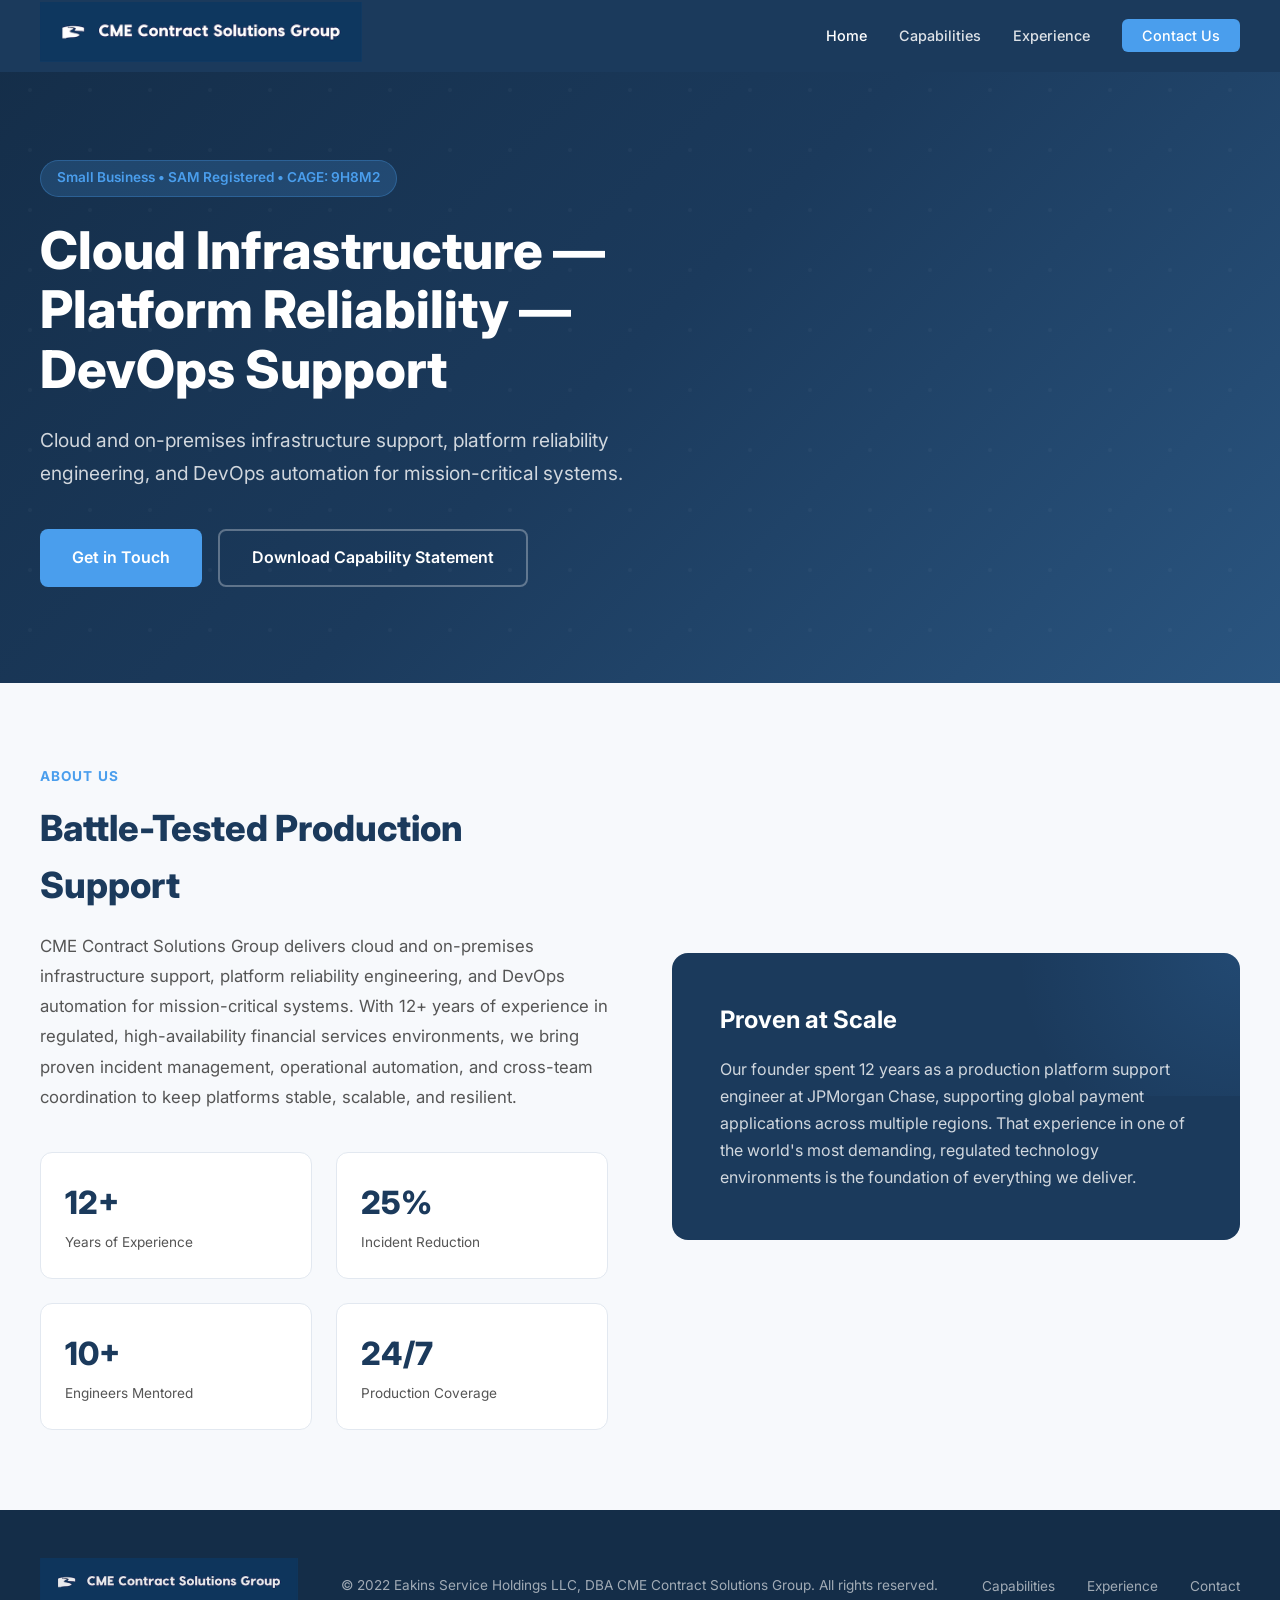
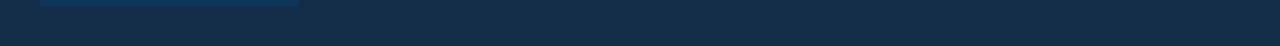
<file: index.html>
<!DOCTYPE html>
<html lang="en">
<head>
    <meta charset="UTF-8">
    <meta name="viewport" content="width=device-width, initial-scale=1.0">
    <title>CME Contract Solutions Group | Cloud Infrastructure & DevOps Support</title>
    <meta name="description" content="CME Contract Solutions Group delivers cloud and on-premises infrastructure support, platform reliability engineering, and DevOps automation for mission-critical systems.">
    <link rel="icon" type="image/png" href="images/logo.png">
    <link rel="preconnect" href="https://fonts.googleapis.com">
    <link rel="preconnect" href="https://fonts.gstatic.com" crossorigin>
    <link href="https://fonts.googleapis.com/css2?family=Inter:wght@400;500;600;700;800&display=swap" rel="stylesheet">
    <link rel="stylesheet" href="css/styles.css">
</head>
<body>

    <!-- Navigation -->
    <nav class="nav" id="nav">
        <div class="nav-inner">
            <a href="index.html" class="nav-logo">
                <img src="images/logo.png" alt="CME Contract Solutions Group">
            </a>
            <ul class="nav-links" id="navLinks">
                <li><a href="index.html" class="active">Home</a></li>
                <li><a href="capabilities.html">Capabilities</a></li>
                <li><a href="experience.html">Experience</a></li>
                <li><a href="contact.html" class="nav-cta">Contact Us</a></li>
            </ul>
            <button class="mobile-toggle" id="mobileToggle" aria-label="Toggle navigation">
                <span></span>
                <span></span>
                <span></span>
            </button>
        </div>
    </nav>

    <!-- Hero -->
    <section class="hero">
        <div class="hero-inner">
            <div class="hero-badge">Small Business &bull; SAM Registered &bull; CAGE: 9H8M2</div>
            <h1>Cloud Infrastructure &mdash; Platform Reliability &mdash; DevOps Support</h1>
            <p>Cloud and on-premises infrastructure support, platform reliability engineering, and DevOps automation for mission-critical systems.</p>
            <div class="hero-buttons">
                <a href="contact.html" class="btn btn-primary">Get in Touch</a>
                <a href="docs/CME-Capability-Statement.pdf" class="btn btn-outline" download>Download Capability Statement</a>
            </div>
        </div>
    </section>

    <!-- About -->
    <section class="about">
        <div class="section-inner">
            <div class="about-grid">
                <div>
                    <span class="section-label">About Us</span>
                    <h2 class="section-title">Battle-Tested Production Support</h2>
                    <p class="about-text">CME Contract Solutions Group delivers cloud and on-premises infrastructure support, platform reliability engineering, and DevOps automation for mission-critical systems. With 12+ years of experience in regulated, high-availability financial services environments, we bring proven incident management, operational automation, and cross-team coordination to keep platforms stable, scalable, and resilient.</p>
                    <div class="about-stats">
                        <div class="stat">
                            <div class="stat-number">12+</div>
                            <div class="stat-label">Years of Experience</div>
                        </div>
                        <div class="stat">
                            <div class="stat-number">25%</div>
                            <div class="stat-label">Incident Reduction</div>
                        </div>
                        <div class="stat">
                            <div class="stat-number">10+</div>
                            <div class="stat-label">Engineers Mentored</div>
                        </div>
                        <div class="stat">
                            <div class="stat-number">24/7</div>
                            <div class="stat-label">Production Coverage</div>
                        </div>
                    </div>
                </div>
                <div class="about-highlight">
                    <h3>Proven at Scale</h3>
                    <p>Our founder spent 12 years as a production platform support engineer at JPMorgan Chase, supporting global payment applications across multiple regions. That experience in one of the world's most demanding, regulated technology environments is the foundation of everything we deliver.</p>
                </div>
            </div>
        </div>
    </section>

    <!-- Footer -->
    <footer class="footer">
        <div class="footer-inner">
            <div class="footer-logo">
                <img src="images/logo.png" alt="CME Contract Solutions Group">
            </div>
            <p class="footer-text">&copy; 2022 Eakins Service Holdings LLC, DBA CME Contract Solutions Group. All rights reserved.</p>
            <ul class="footer-links">
                <li><a href="capabilities.html">Capabilities</a></li>
                <li><a href="experience.html">Experience</a></li>
                <li><a href="contact.html">Contact</a></li>
            </ul>
        </div>
    </footer>

    <script>
        const nav = document.getElementById('nav');
        window.addEventListener('scroll', () => {
            nav.classList.toggle('scrolled', window.scrollY > 50);
        });

        const mobileToggle = document.getElementById('mobileToggle');
        const navLinks = document.getElementById('navLinks');
        mobileToggle.addEventListener('click', () => {
            navLinks.classList.toggle('active');
        });

        navLinks.querySelectorAll('a').forEach(link => {
            link.addEventListener('click', () => {
                navLinks.classList.remove('active');
            });
        });

        const observer = new IntersectionObserver((entries) => {
            entries.forEach(entry => {
                if (entry.isIntersecting) {
                    entry.target.style.opacity = '1';
                    entry.target.style.transform = 'translateY(0)';
                }
            });
        }, { threshold: 0.1 });

        document.querySelectorAll('.stat').forEach(el => {
            el.style.opacity = '0';
            el.style.transform = 'translateY(20px)';
            el.style.transition = 'opacity 0.5s ease, transform 0.5s ease';
            observer.observe(el);
        });
    </script>

</body>
</html>
</file>
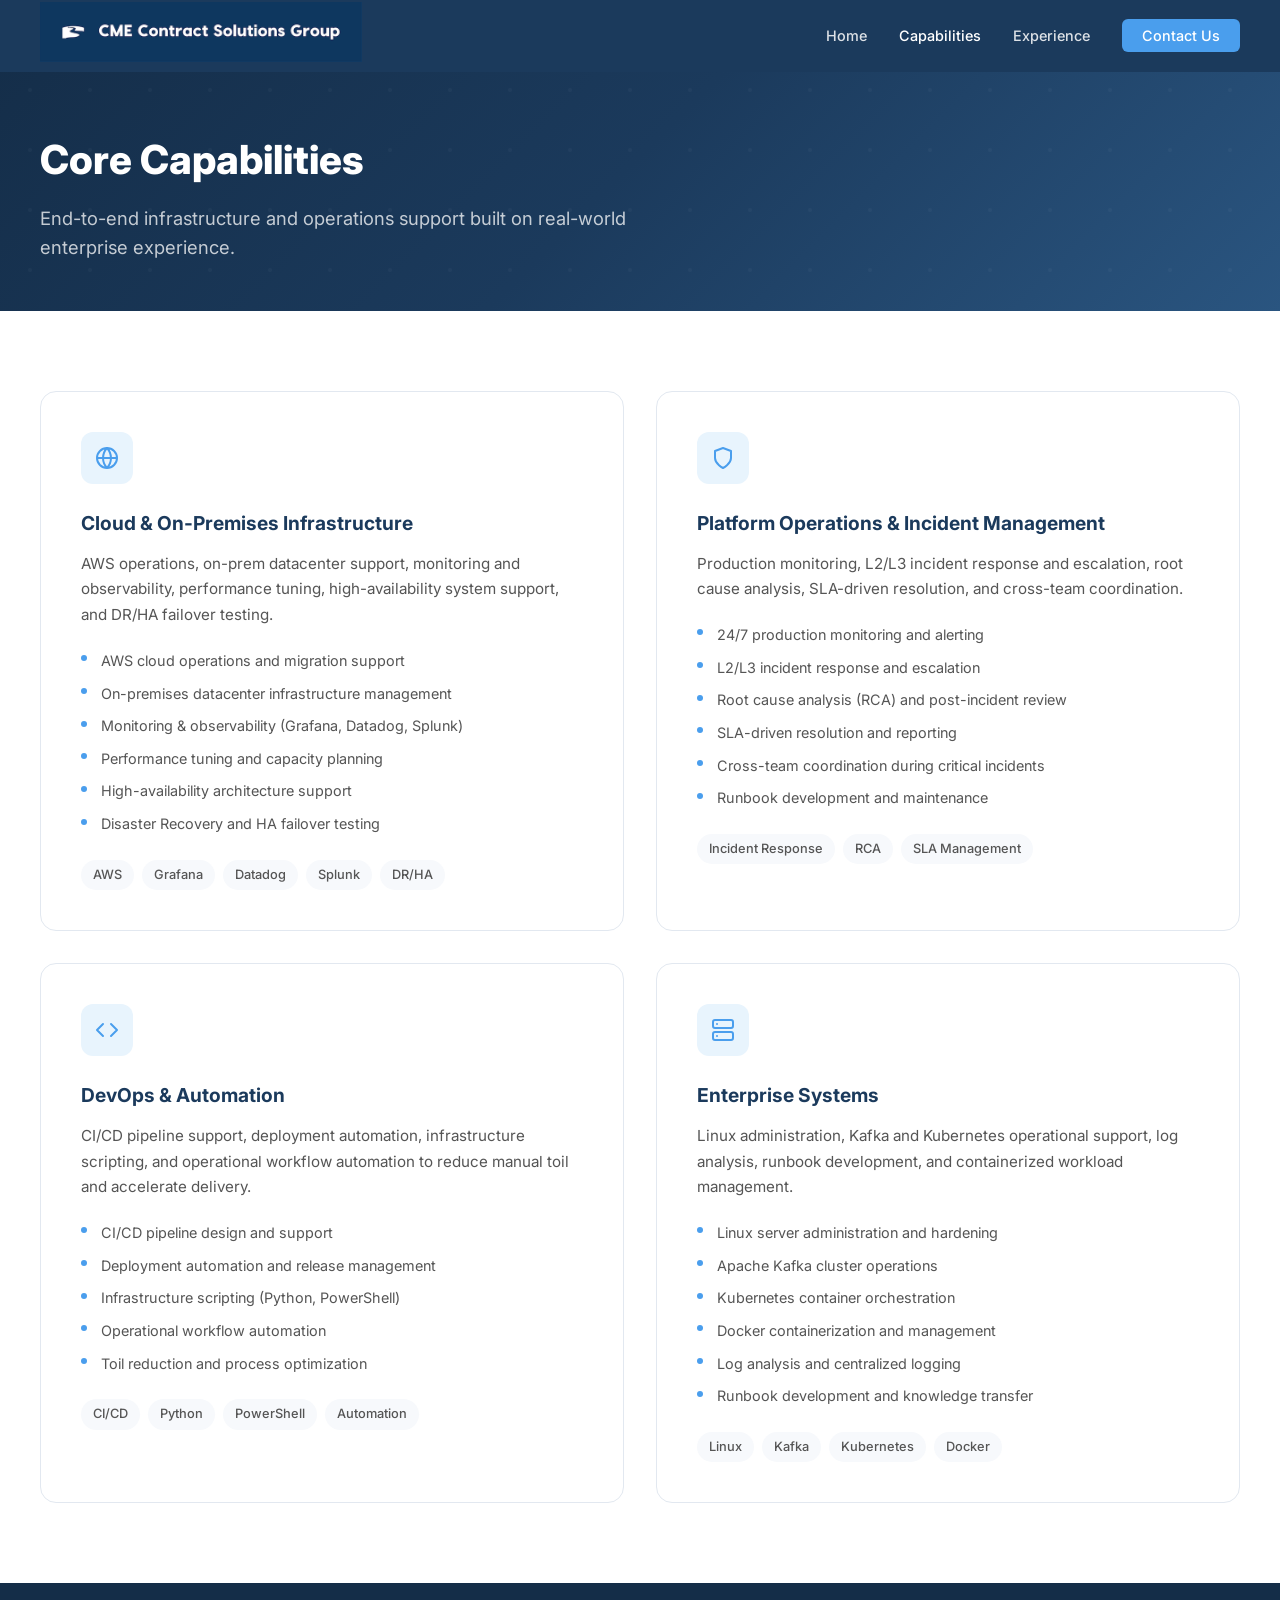
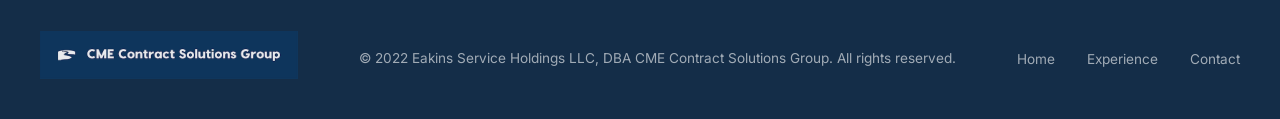
<file: capabilities.html>
<!DOCTYPE html>
<html lang="en">
<head>
    <meta charset="UTF-8">
    <meta name="viewport" content="width=device-width, initial-scale=1.0">
    <title>Capabilities | CME Contract Solutions Group</title>
    <meta name="description" content="Core capabilities: Cloud & On-Premises Infrastructure, Platform Operations, DevOps & Automation, and Enterprise Systems support.">
    <link rel="icon" type="image/png" href="images/logo.png">
    <link rel="preconnect" href="https://fonts.googleapis.com">
    <link rel="preconnect" href="https://fonts.gstatic.com" crossorigin>
    <link href="https://fonts.googleapis.com/css2?family=Inter:wght@400;500;600;700;800&display=swap" rel="stylesheet">
    <link rel="stylesheet" href="css/styles.css">
</head>
<body>

    <!-- Navigation -->
    <nav class="nav" id="nav">
        <div class="nav-inner">
            <a href="index.html" class="nav-logo">
                <img src="images/logo.png" alt="CME Contract Solutions Group">
            </a>
            <ul class="nav-links" id="navLinks">
                <li><a href="index.html">Home</a></li>
                <li><a href="capabilities.html" class="active">Capabilities</a></li>
                <li><a href="experience.html">Experience</a></li>
                <li><a href="contact.html" class="nav-cta">Contact Us</a></li>
            </ul>
            <button class="mobile-toggle" id="mobileToggle" aria-label="Toggle navigation">
                <span></span>
                <span></span>
                <span></span>
            </button>
        </div>
    </nav>

    <!-- Page Header -->
    <section class="page-header">
        <div class="page-header-inner">
            <h1>Core Capabilities</h1>
            <p>End-to-end infrastructure and operations support built on real-world enterprise experience.</p>
        </div>
    </section>

    <!-- Capabilities -->
    <section>
        <div class="section-inner">
            <div class="capabilities-grid">
                <div class="cap-card">
                    <div class="cap-icon">
                        <svg width="24" height="24" fill="none" stroke="#4a9eed" stroke-width="2" stroke-linecap="round" stroke-linejoin="round"><path d="M22 12H2M22 12a10 10 0 1 0-20 0m20 0a10 10 0 1 1-20 0M12 2a15.3 15.3 0 0 1 4 10 15.3 15.3 0 0 1-4 10 15.3 15.3 0 0 1-4-10A15.3 15.3 0 0 1 12 2z"/></svg>
                    </div>
                    <h3>Cloud & On-Premises Infrastructure</h3>
                    <p>AWS operations, on-prem datacenter support, monitoring and observability, performance tuning, high-availability system support, and DR/HA failover testing.</p>
                    <ul>
                        <li>AWS cloud operations and migration support</li>
                        <li>On-premises datacenter infrastructure management</li>
                        <li>Monitoring & observability (Grafana, Datadog, Splunk)</li>
                        <li>Performance tuning and capacity planning</li>
                        <li>High-availability architecture support</li>
                        <li>Disaster Recovery and HA failover testing</li>
                    </ul>
                    <div class="cap-tags">
                        <span class="cap-tag">AWS</span>
                        <span class="cap-tag">Grafana</span>
                        <span class="cap-tag">Datadog</span>
                        <span class="cap-tag">Splunk</span>
                        <span class="cap-tag">DR/HA</span>
                    </div>
                </div>

                <div class="cap-card">
                    <div class="cap-icon">
                        <svg width="24" height="24" fill="none" stroke="#4a9eed" stroke-width="2" stroke-linecap="round" stroke-linejoin="round"><path d="M12 22s8-4 8-10V5l-8-3-8 3v7c0 6 8 10 8 10z"/></svg>
                    </div>
                    <h3>Platform Operations & Incident Management</h3>
                    <p>Production monitoring, L2/L3 incident response and escalation, root cause analysis, SLA-driven resolution, and cross-team coordination.</p>
                    <ul>
                        <li>24/7 production monitoring and alerting</li>
                        <li>L2/L3 incident response and escalation</li>
                        <li>Root cause analysis (RCA) and post-incident review</li>
                        <li>SLA-driven resolution and reporting</li>
                        <li>Cross-team coordination during critical incidents</li>
                        <li>Runbook development and maintenance</li>
                    </ul>
                    <div class="cap-tags">
                        <span class="cap-tag">Incident Response</span>
                        <span class="cap-tag">RCA</span>
                        <span class="cap-tag">SLA Management</span>
                    </div>
                </div>

                <div class="cap-card">
                    <div class="cap-icon">
                        <svg width="24" height="24" fill="none" stroke="#4a9eed" stroke-width="2" stroke-linecap="round" stroke-linejoin="round"><polyline points="16 18 22 12 16 6"/><polyline points="8 6 2 12 8 18"/></svg>
                    </div>
                    <h3>DevOps & Automation</h3>
                    <p>CI/CD pipeline support, deployment automation, infrastructure scripting, and operational workflow automation to reduce manual toil and accelerate delivery.</p>
                    <ul>
                        <li>CI/CD pipeline design and support</li>
                        <li>Deployment automation and release management</li>
                        <li>Infrastructure scripting (Python, PowerShell)</li>
                        <li>Operational workflow automation</li>
                        <li>Toil reduction and process optimization</li>
                    </ul>
                    <div class="cap-tags">
                        <span class="cap-tag">CI/CD</span>
                        <span class="cap-tag">Python</span>
                        <span class="cap-tag">PowerShell</span>
                        <span class="cap-tag">Automation</span>
                    </div>
                </div>

                <div class="cap-card">
                    <div class="cap-icon">
                        <svg width="24" height="24" fill="none" stroke="#4a9eed" stroke-width="2" stroke-linecap="round" stroke-linejoin="round"><rect x="2" y="2" width="20" height="8" rx="2" ry="2"/><rect x="2" y="14" width="20" height="8" rx="2" ry="2"/><line x1="6" y1="6" x2="6.01" y2="6"/><line x1="6" y1="18" x2="6.01" y2="18"/></svg>
                    </div>
                    <h3>Enterprise Systems</h3>
                    <p>Linux administration, Kafka and Kubernetes operational support, log analysis, runbook development, and containerized workload management.</p>
                    <ul>
                        <li>Linux server administration and hardening</li>
                        <li>Apache Kafka cluster operations</li>
                        <li>Kubernetes container orchestration</li>
                        <li>Docker containerization and management</li>
                        <li>Log analysis and centralized logging</li>
                        <li>Runbook development and knowledge transfer</li>
                    </ul>
                    <div class="cap-tags">
                        <span class="cap-tag">Linux</span>
                        <span class="cap-tag">Kafka</span>
                        <span class="cap-tag">Kubernetes</span>
                        <span class="cap-tag">Docker</span>
                    </div>
                </div>
            </div>
        </div>
    </section>

    <!-- Footer -->
    <footer class="footer">
        <div class="footer-inner">
            <div class="footer-logo">
                <img src="images/logo.png" alt="CME Contract Solutions Group">
            </div>
            <p class="footer-text">&copy; 2022 Eakins Service Holdings LLC, DBA CME Contract Solutions Group. All rights reserved.</p>
            <ul class="footer-links">
                <li><a href="index.html">Home</a></li>
                <li><a href="experience.html">Experience</a></li>
                <li><a href="contact.html">Contact</a></li>
            </ul>
        </div>
    </footer>

    <script>
        const nav = document.getElementById('nav');
        window.addEventListener('scroll', () => {
            nav.classList.toggle('scrolled', window.scrollY > 50);
        });

        const mobileToggle = document.getElementById('mobileToggle');
        const navLinks = document.getElementById('navLinks');
        mobileToggle.addEventListener('click', () => {
            navLinks.classList.toggle('active');
        });

        navLinks.querySelectorAll('a').forEach(link => {
            link.addEventListener('click', () => {
                navLinks.classList.remove('active');
            });
        });

        const observer = new IntersectionObserver((entries) => {
            entries.forEach(entry => {
                if (entry.isIntersecting) {
                    entry.target.style.opacity = '1';
                    entry.target.style.transform = 'translateY(0)';
                }
            });
        }, { threshold: 0.1 });

        document.querySelectorAll('.cap-card').forEach(el => {
            el.style.opacity = '0';
            el.style.transform = 'translateY(20px)';
            el.style.transition = 'opacity 0.5s ease, transform 0.5s ease';
            observer.observe(el);
        });
    </script>

</body>
</html>
</file>
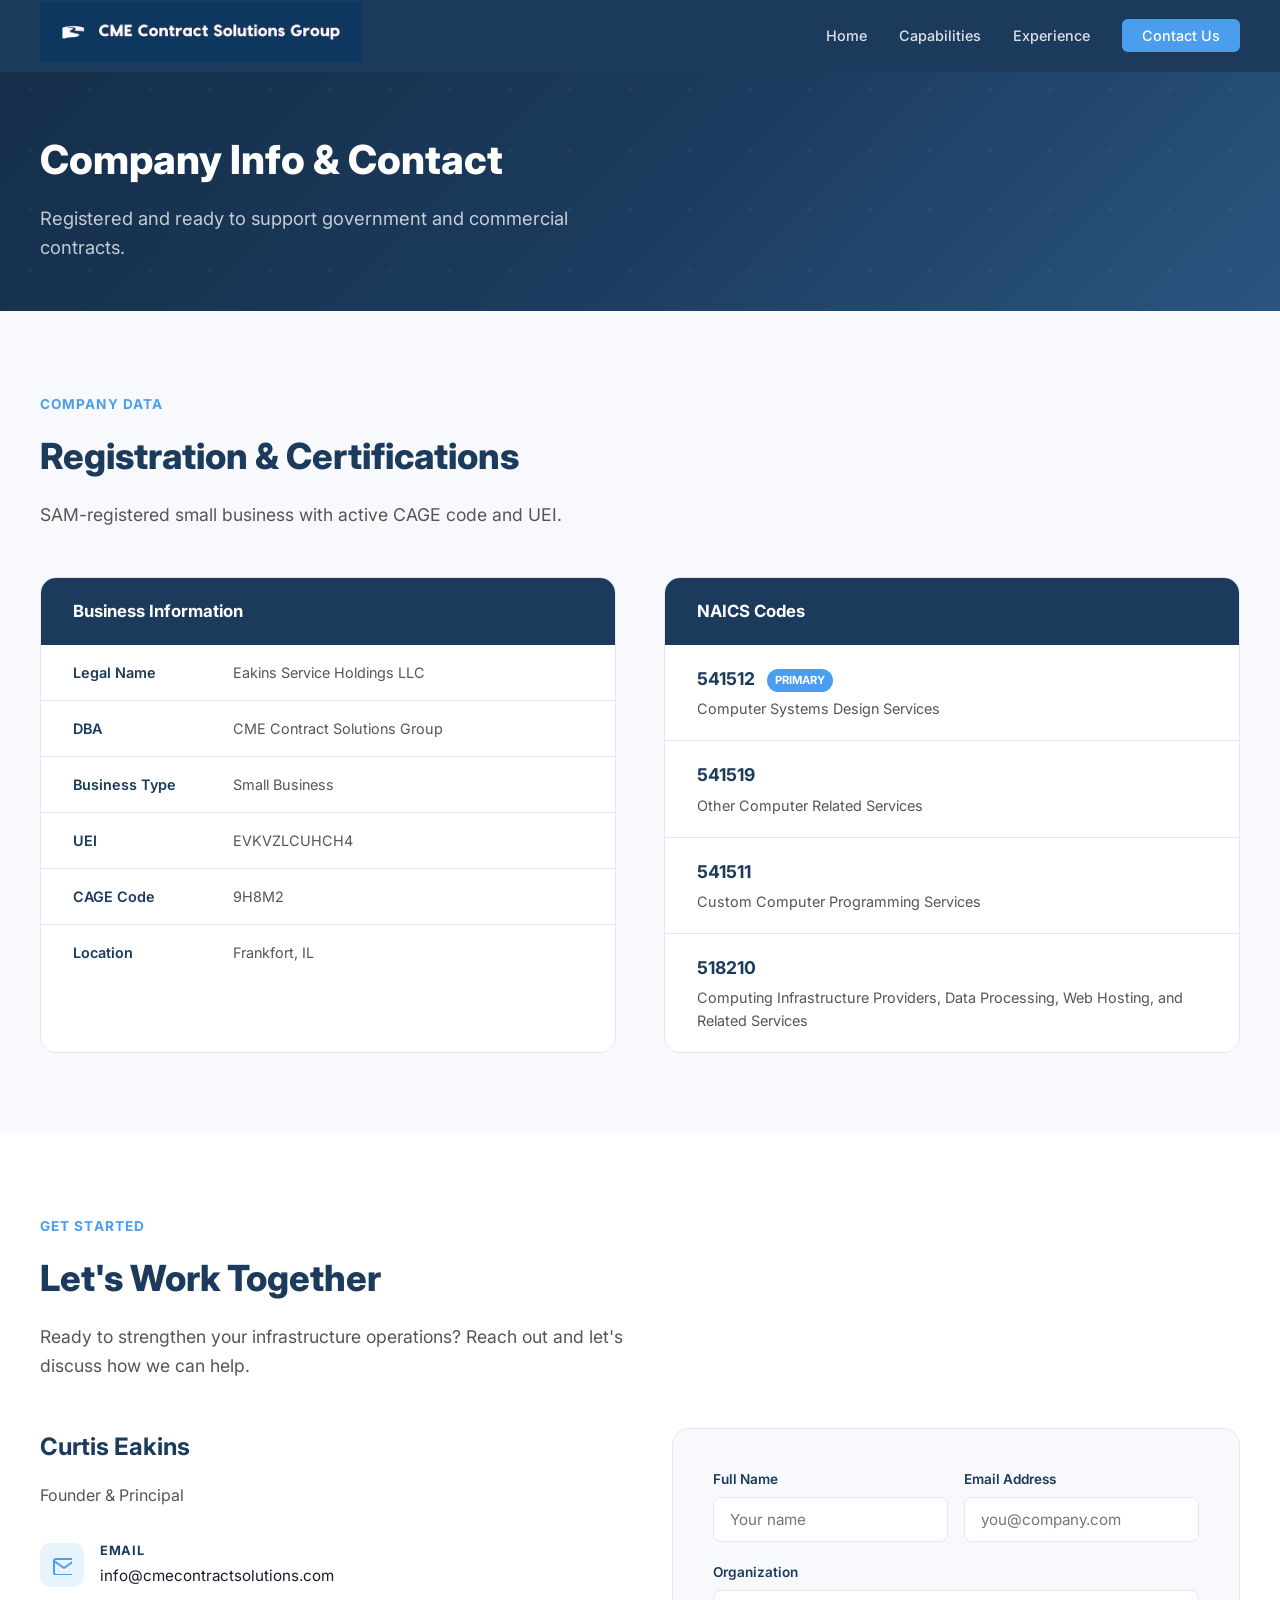
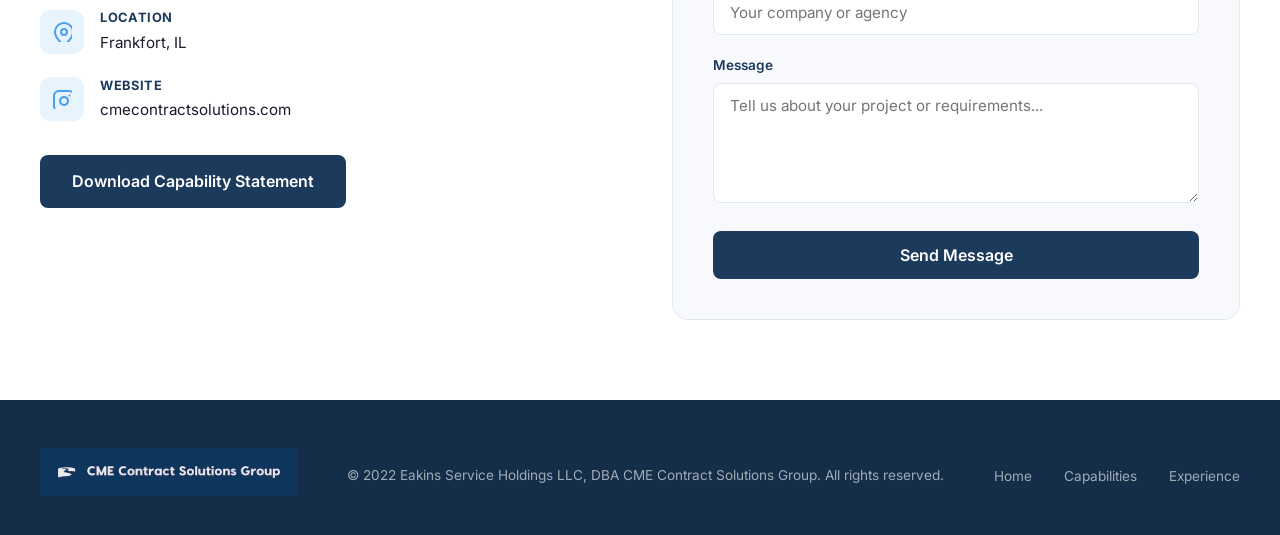
<file: contact.html>
<!DOCTYPE html>
<html lang="en">
<head>
    <meta charset="UTF-8">
    <meta name="viewport" content="width=device-width, initial-scale=1.0">
    <title>Contact | CME Contract Solutions Group</title>
    <meta name="description" content="Get in touch with CME Contract Solutions Group. Cloud infrastructure, platform reliability, and DevOps support for mission-critical systems.">
    <link rel="icon" type="image/png" href="images/logo.png">
    <link rel="preconnect" href="https://fonts.googleapis.com">
    <link rel="preconnect" href="https://fonts.gstatic.com" crossorigin>
    <link href="https://fonts.googleapis.com/css2?family=Inter:wght@400;500;600;700;800&display=swap" rel="stylesheet">
    <link rel="stylesheet" href="css/styles.css">
</head>
<body>

    <!-- Navigation -->
    <nav class="nav" id="nav">
        <div class="nav-inner">
            <a href="index.html" class="nav-logo">
                <img src="images/logo.png" alt="CME Contract Solutions Group">
            </a>
            <ul class="nav-links" id="navLinks">
                <li><a href="index.html">Home</a></li>
                <li><a href="capabilities.html">Capabilities</a></li>
                <li><a href="experience.html">Experience</a></li>
                <li><a href="contact.html" class="nav-cta active">Contact Us</a></li>
            </ul>
            <button class="mobile-toggle" id="mobileToggle" aria-label="Toggle navigation">
                <span></span>
                <span></span>
                <span></span>
            </button>
        </div>
    </nav>

    <!-- Page Header -->
    <section class="page-header">
        <div class="page-header-inner">
            <h1>Company Info & Contact</h1>
            <p>Registered and ready to support government and commercial contracts.</p>
        </div>
    </section>

    <!-- Company Data -->
    <section class="company-data">
        <div class="section-inner">
            <span class="section-label">Company Data</span>
            <h2 class="section-title">Registration & Certifications</h2>
            <p class="section-subtitle">SAM-registered small business with active CAGE code and UEI.</p>

            <div class="data-grid">
                <div class="data-table">
                    <div class="data-table-header">Business Information</div>
                    <div class="data-row">
                        <div class="data-label">Legal Name</div>
                        <div class="data-value">Eakins Service Holdings LLC</div>
                    </div>
                    <div class="data-row">
                        <div class="data-label">DBA</div>
                        <div class="data-value">CME Contract Solutions Group</div>
                    </div>
                    <div class="data-row">
                        <div class="data-label">Business Type</div>
                        <div class="data-value">Small Business</div>
                    </div>
                    <div class="data-row">
                        <div class="data-label">UEI</div>
                        <div class="data-value">EVKVZLCUHCH4</div>
                    </div>
                    <div class="data-row">
                        <div class="data-label">CAGE Code</div>
                        <div class="data-value">9H8M2</div>
                    </div>
                    <div class="data-row">
                        <div class="data-label">Location</div>
                        <div class="data-value">Frankfort, IL</div>
                    </div>
                </div>

                <div class="naics-list">
                    <div class="data-table-header">NAICS Codes</div>
                    <div class="naics-item">
                        <div class="naics-code">541512 <span class="naics-primary">PRIMARY</span></div>
                        <div class="naics-desc">Computer Systems Design Services</div>
                    </div>
                    <div class="naics-item">
                        <div class="naics-code">541519</div>
                        <div class="naics-desc">Other Computer Related Services</div>
                    </div>
                    <div class="naics-item">
                        <div class="naics-code">541511</div>
                        <div class="naics-desc">Custom Computer Programming Services</div>
                    </div>
                    <div class="naics-item">
                        <div class="naics-code">518210</div>
                        <div class="naics-desc">Computing Infrastructure Providers, Data Processing, Web Hosting, and Related Services</div>
                    </div>
                </div>
            </div>
        </div>
    </section>

    <!-- Contact -->
    <section class="contact">
        <div class="section-inner">
            <span class="section-label">Get Started</span>
            <h2 class="section-title">Let's Work Together</h2>
            <p class="section-subtitle">Ready to strengthen your infrastructure operations? Reach out and let's discuss how we can help.</p>

            <div class="contact-grid">
                <div class="contact-info">
                    <h3>Curtis Eakins</h3>
                    <p>Founder &amp; Principal</p>

                    <div class="contact-detail">
                        <div class="contact-detail-icon">
                            <svg width="20" height="20" fill="none" stroke="#4a9eed" stroke-width="2" stroke-linecap="round" stroke-linejoin="round"><path d="M4 4h16c1.1 0 2 .9 2 2v12c0 1.1-.9 2-2 2H4c-1.1 0-2-.9-2-2V6c0-1.1.9-2 2-2z"/><polyline points="22,6 12,13 2,6"/></svg>
                        </div>
                        <div class="contact-detail-text">
                            <strong>Email</strong>
                            <a href="mailto:info@cmecontractsolutions.com">info@cmecontractsolutions.com</a>
                        </div>
                    </div>

                    <div class="contact-detail">
                        <div class="contact-detail-icon">
                            <svg width="20" height="20" fill="none" stroke="#4a9eed" stroke-width="2" stroke-linecap="round" stroke-linejoin="round"><path d="M21 10c0 7-9 13-9 13s-9-6-9-13a9 9 0 0 1 18 0z"/><circle cx="12" cy="10" r="3"/></svg>
                        </div>
                        <div class="contact-detail-text">
                            <strong>Location</strong>
                            Frankfort, IL
                        </div>
                    </div>

                    <div class="contact-detail">
                        <div class="contact-detail-icon">
                            <svg width="20" height="20" fill="none" stroke="#4a9eed" stroke-width="2" stroke-linecap="round" stroke-linejoin="round"><rect x="2" y="2" width="20" height="20" rx="5" ry="5"/><path d="M16 11.37A4 4 0 1 1 12.63 8 4 4 0 0 1 16 11.37z"/><line x1="17.5" y1="6.5" x2="17.51" y2="6.5"/></svg>
                        </div>
                        <div class="contact-detail-text">
                            <strong>Website</strong>
                            <a href="https://cmecontractsolutions.com">cmecontractsolutions.com</a>
                        </div>
                    </div>

                    <div style="margin-top: 2rem;">
                        <a href="docs/CME-Capability-Statement.pdf" class="btn btn-secondary" download>Download Capability Statement</a>
                    </div>
                </div>

                <!-- Formspree Contact Form -->
                <!-- Replace YOUR_FORM_ID below with your actual Formspree form ID -->
                <form class="contact-form" id="contactForm" action="https://formspree.io/f/mpqyrrqy" method="POST">
                    <div class="form-row">
                        <div class="form-group">
                            <label for="name">Full Name</label>
                            <input type="text" id="name" name="name" required placeholder="Your name">
                        </div>
                        <div class="form-group">
                            <label for="email">Email Address</label>
                            <input type="email" id="email" name="email" required placeholder="you@company.com">
                        </div>
                    </div>
                    <div class="form-group">
                        <label for="org">Organization</label>
                        <input type="text" id="org" name="org" placeholder="Your company or agency">
                    </div>
                    <div class="form-group">
                        <label for="message">Message</label>
                        <textarea id="message" name="message" placeholder="Tell us about your project or requirements..."></textarea>
                    </div>
                    <button type="submit" class="btn-submit">Send Message</button>
                    <div class="form-status" id="formStatus"></div>
                </form>
            </div>
        </div>
    </section>

    <!-- Footer -->
    <footer class="footer">
        <div class="footer-inner">
            <div class="footer-logo">
                <img src="images/logo.png" alt="CME Contract Solutions Group">
            </div>
            <p class="footer-text">&copy; 2022 Eakins Service Holdings LLC, DBA CME Contract Solutions Group. All rights reserved.</p>
            <ul class="footer-links">
                <li><a href="index.html">Home</a></li>
                <li><a href="capabilities.html">Capabilities</a></li>
                <li><a href="experience.html">Experience</a></li>
            </ul>
        </div>
    </footer>

    <script>
        const nav = document.getElementById('nav');
        window.addEventListener('scroll', () => {
            nav.classList.toggle('scrolled', window.scrollY > 50);
        });

        const mobileToggle = document.getElementById('mobileToggle');
        const navLinks = document.getElementById('navLinks');
        mobileToggle.addEventListener('click', () => {
            navLinks.classList.toggle('active');
        });

        navLinks.querySelectorAll('a').forEach(link => {
            link.addEventListener('click', () => {
                navLinks.classList.remove('active');
            });
        });

        // Formspree form handling with fetch
        const form = document.getElementById('contactForm');
        const status = document.getElementById('formStatus');

        form.addEventListener('submit', function(e) {
            e.preventDefault();
            const data = new FormData(form);

            fetch(form.action, {
                method: 'POST',
                body: data,
                headers: { 'Accept': 'application/json' }
            }).then(response => {
                if (response.ok) {
                    status.textContent = 'Message sent successfully. We\'ll be in touch soon.';
                    status.className = 'form-status success';
                    form.reset();
                } else {
                    status.textContent = 'There was a problem sending your message. Please try emailing us directly.';
                    status.className = 'form-status error';
                }
            }).catch(() => {
                status.textContent = 'There was a problem sending your message. Please try emailing us directly.';
                status.className = 'form-status error';
            });
        });
    </script>

</body>
</html>
</file>
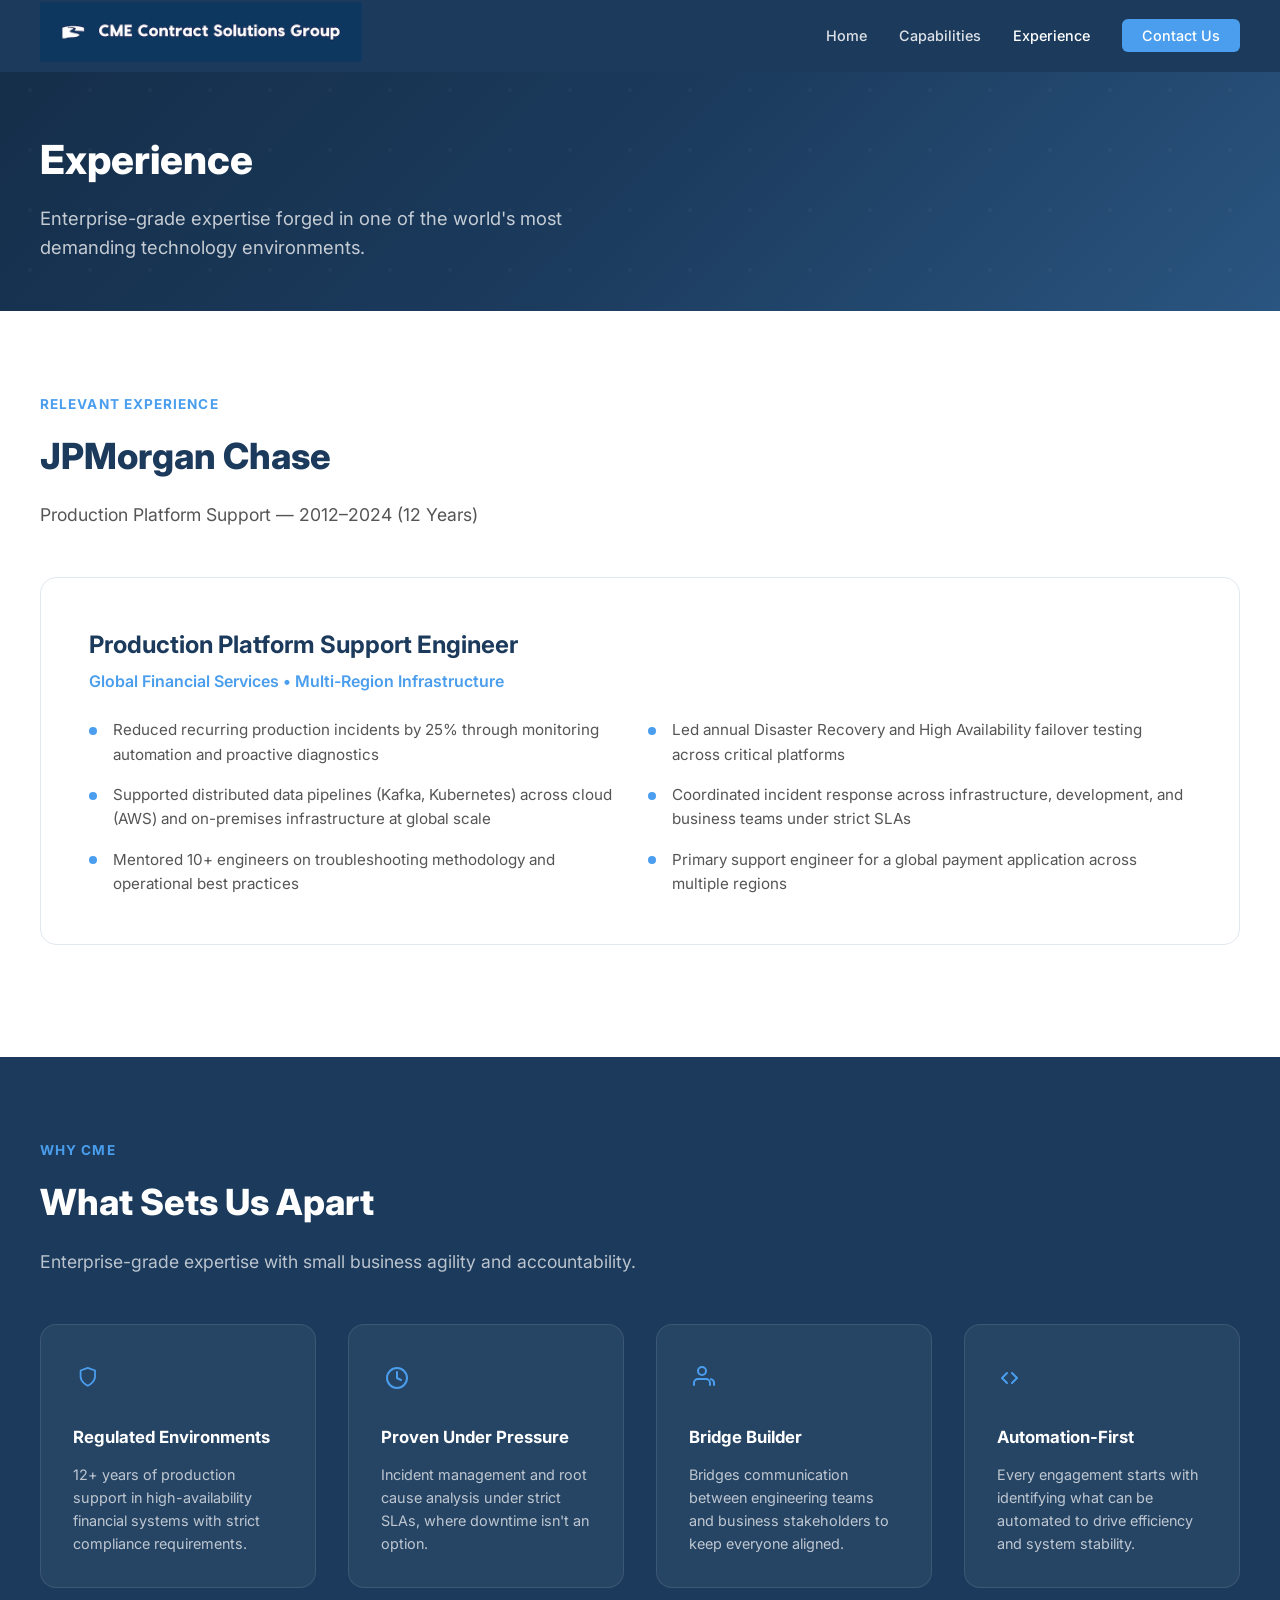
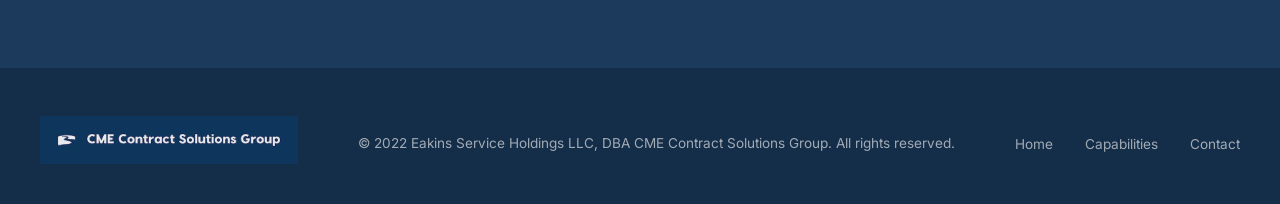
<file: experience.html>
<!DOCTYPE html>
<html lang="en">
<head>
    <meta charset="UTF-8">
    <meta name="viewport" content="width=device-width, initial-scale=1.0">
    <title>Experience | CME Contract Solutions Group</title>
    <meta name="description" content="12+ years of production platform support at JPMorgan Chase. Proven experience in regulated, high-availability financial environments.">
    <link rel="icon" type="image/png" href="images/logo.png">
    <link rel="preconnect" href="https://fonts.googleapis.com">
    <link rel="preconnect" href="https://fonts.gstatic.com" crossorigin>
    <link href="https://fonts.googleapis.com/css2?family=Inter:wght@400;500;600;700;800&display=swap" rel="stylesheet">
    <link rel="stylesheet" href="css/styles.css">
</head>
<body>

    <!-- Navigation -->
    <nav class="nav" id="nav">
        <div class="nav-inner">
            <a href="index.html" class="nav-logo">
                <img src="images/logo.png" alt="CME Contract Solutions Group">
            </a>
            <ul class="nav-links" id="navLinks">
                <li><a href="index.html">Home</a></li>
                <li><a href="capabilities.html">Capabilities</a></li>
                <li><a href="experience.html" class="active">Experience</a></li>
                <li><a href="contact.html" class="nav-cta">Contact Us</a></li>
            </ul>
            <button class="mobile-toggle" id="mobileToggle" aria-label="Toggle navigation">
                <span></span>
                <span></span>
                <span></span>
            </button>
        </div>
    </nav>

    <!-- Page Header -->
    <section class="page-header">
        <div class="page-header-inner">
            <h1>Experience</h1>
            <p>Enterprise-grade expertise forged in one of the world's most demanding technology environments.</p>
        </div>
    </section>

    <!-- Experience -->
    <section>
        <div class="section-inner">
            <span class="section-label">Relevant Experience</span>
            <h2 class="section-title">JPMorgan Chase</h2>
            <p class="section-subtitle">Production Platform Support &mdash; 2012&ndash;2024 (12 Years)</p>

            <div class="experience-card">
                <h3>Production Platform Support Engineer</h3>
                <div class="subtitle">Global Financial Services &bull; Multi-Region Infrastructure</div>

                <ul class="proof-points">
                    <li>Reduced recurring production incidents by 25% through monitoring automation and proactive diagnostics</li>
                    <li>Led annual Disaster Recovery and High Availability failover testing across critical platforms</li>
                    <li>Supported distributed data pipelines (Kafka, Kubernetes) across cloud (AWS) and on-premises infrastructure at global scale</li>
                    <li>Coordinated incident response across infrastructure, development, and business teams under strict SLAs</li>
                    <li>Mentored 10+ engineers on troubleshooting methodology and operational best practices</li>
                    <li>Primary support engineer for a global payment application across multiple regions</li>
                </ul>
            </div>
        </div>
    </section>

    <!-- Differentiators -->
    <section class="differentiators">
        <div class="section-inner">
            <span class="section-label">Why CME</span>
            <h2 class="section-title">What Sets Us Apart</h2>
            <p class="section-subtitle">Enterprise-grade expertise with small business agility and accountability.</p>

            <div class="diff-grid">
                <div class="diff-card">
                    <div class="diff-icon">
                        <svg width="32" height="32" fill="none" stroke="#4a9eed" stroke-width="2" stroke-linecap="round" stroke-linejoin="round"><path d="M12 22s8-4 8-10V5l-8-3-8 3v7c0 6 8 10 8 10z" transform="translate(4,4) scale(0.9)"/></svg>
                    </div>
                    <h3>Regulated Environments</h3>
                    <p>12+ years of production support in high-availability financial systems with strict compliance requirements.</p>
                </div>
                <div class="diff-card">
                    <div class="diff-icon">
                        <svg width="32" height="32" fill="none" stroke="#4a9eed" stroke-width="2" stroke-linecap="round" stroke-linejoin="round"><circle cx="16" cy="16" r="10"/><polyline points="16 10 16 16 20 18"/></svg>
                    </div>
                    <h3>Proven Under Pressure</h3>
                    <p>Incident management and root cause analysis under strict SLAs, where downtime isn't an option.</p>
                </div>
                <div class="diff-card">
                    <div class="diff-icon">
                        <svg width="32" height="32" fill="none" stroke="#4a9eed" stroke-width="2" stroke-linecap="round" stroke-linejoin="round"><path d="M17 21v-2a4 4 0 0 0-4-4H5a4 4 0 0 0-4 4v2" transform="translate(4,2)"/><circle cx="13" cy="9" r="4"/><path d="M23 21v-2a4 4 0 0 0-3-3.87" transform="translate(2,2)"/></svg>
                    </div>
                    <h3>Bridge Builder</h3>
                    <p>Bridges communication between engineering teams and business stakeholders to keep everyone aligned.</p>
                </div>
                <div class="diff-card">
                    <div class="diff-icon">
                        <svg width="32" height="32" fill="none" stroke="#4a9eed" stroke-width="2" stroke-linecap="round" stroke-linejoin="round"><polyline points="13 17 18 12 13 7" transform="translate(2,4)"/><polyline points="6 17 1 12 6 7" transform="translate(4,4)"/></svg>
                    </div>
                    <h3>Automation-First</h3>
                    <p>Every engagement starts with identifying what can be automated to drive efficiency and system stability.</p>
                </div>
            </div>
        </div>
    </section>

    <!-- Footer -->
    <footer class="footer">
        <div class="footer-inner">
            <div class="footer-logo">
                <img src="images/logo.png" alt="CME Contract Solutions Group">
            </div>
            <p class="footer-text">&copy; 2022 Eakins Service Holdings LLC, DBA CME Contract Solutions Group. All rights reserved.</p>
            <ul class="footer-links">
                <li><a href="index.html">Home</a></li>
                <li><a href="capabilities.html">Capabilities</a></li>
                <li><a href="contact.html">Contact</a></li>
            </ul>
        </div>
    </footer>

    <script>
        const nav = document.getElementById('nav');
        window.addEventListener('scroll', () => {
            nav.classList.toggle('scrolled', window.scrollY > 50);
        });

        const mobileToggle = document.getElementById('mobileToggle');
        const navLinks = document.getElementById('navLinks');
        mobileToggle.addEventListener('click', () => {
            navLinks.classList.toggle('active');
        });

        navLinks.querySelectorAll('a').forEach(link => {
            link.addEventListener('click', () => {
                navLinks.classList.remove('active');
            });
        });

        const observer = new IntersectionObserver((entries) => {
            entries.forEach(entry => {
                if (entry.isIntersecting) {
                    entry.target.style.opacity = '1';
                    entry.target.style.transform = 'translateY(0)';
                }
            });
        }, { threshold: 0.1 });

        document.querySelectorAll('.diff-card').forEach(el => {
            el.style.opacity = '0';
            el.style.transform = 'translateY(20px)';
            el.style.transition = 'opacity 0.5s ease, transform 0.5s ease';
            observer.observe(el);
        });
    </script>

</body>
</html>
</file>
<file: css/styles.css>
:root {
    --navy: #1b3a5c;
    --navy-dark: #142d48;
    --navy-light: #2a5580;
    --accent: #4a9eed;
    --accent-light: #e8f4fd;
    --text: #1a1a2e;
    --text-light: #555;
    --bg: #ffffff;
    --bg-alt: #f7f9fc;
    --border: #e2e8f0;
}

* {
    margin: 0;
    padding: 0;
    box-sizing: border-box;
}

html {
    scroll-behavior: smooth;
}

body {
    font-family: 'Inter', -apple-system, BlinkMacSystemFont, 'Segoe UI', sans-serif;
    color: var(--text);
    line-height: 1.6;
}

/* Navigation */
.nav {
    position: fixed;
    top: 0;
    left: 0;
    right: 0;
    z-index: 1000;
    background: var(--navy);
    padding: 0 2rem;
    transition: box-shadow 0.3s;
}

.nav.scrolled {
    box-shadow: 0 2px 20px rgba(0,0,0,0.15);
}

.nav-inner {
    max-width: 1200px;
    margin: 0 auto;
    display: flex;
    justify-content: space-between;
    align-items: center;
    height: 72px;
}

.nav-logo img {
    height: 60px;
}

.nav-links {
    display: flex;
    gap: 2rem;
    list-style: none;
}

.nav-links a {
    color: rgba(255,255,255,0.85);
    text-decoration: none;
    font-size: 0.9rem;
    font-weight: 500;
    transition: color 0.2s;
}

.nav-links a:hover,
.nav-links a.active {
    color: #fff;
}

.nav-cta {
    background: var(--accent);
    color: #fff !important;
    padding: 0.5rem 1.25rem;
    border-radius: 6px;
    transition: background 0.2s !important;
}

.nav-cta:hover {
    background: #3a8de0 !important;
}

.mobile-toggle {
    display: none;
    background: none;
    border: none;
    cursor: pointer;
    padding: 0.5rem;
}

.mobile-toggle span {
    display: block;
    width: 24px;
    height: 2px;
    background: #fff;
    margin: 6px 0;
    transition: 0.3s;
}

/* Hero */
.hero {
    background: linear-gradient(135deg, var(--navy-dark) 0%, var(--navy) 50%, var(--navy-light) 100%);
    color: #fff;
    padding: 10rem 2rem 6rem;
    position: relative;
    overflow: hidden;
}

.hero::before {
    content: '';
    position: absolute;
    top: 0;
    left: 0;
    right: 0;
    bottom: 0;
    background: url("data:image/svg+xml,%3Csvg width='60' height='60' viewBox='0 0 60 60' xmlns='http://www.w3.org/2000/svg'%3E%3Cg fill='none' fill-rule='evenodd'%3E%3Cg fill='%23ffffff' fill-opacity='0.03'%3E%3Ccircle cx='30' cy='30' r='2'/%3E%3C/g%3E%3C/g%3E%3C/svg%3E");
}

.hero-inner {
    max-width: 1200px;
    margin: 0 auto;
    position: relative;
    z-index: 1;
}

.hero-badge {
    display: inline-block;
    background: rgba(74, 158, 237, 0.2);
    border: 1px solid rgba(74, 158, 237, 0.3);
    color: var(--accent);
    padding: 0.4rem 1rem;
    border-radius: 50px;
    font-size: 0.85rem;
    font-weight: 600;
    margin-bottom: 1.5rem;
}

.hero h1 {
    font-size: 3.25rem;
    font-weight: 800;
    line-height: 1.15;
    margin-bottom: 1.5rem;
    max-width: 720px;
}

.hero p {
    font-size: 1.2rem;
    color: rgba(255,255,255,0.8);
    max-width: 600px;
    margin-bottom: 2.5rem;
    line-height: 1.7;
}

.hero-buttons {
    display: flex;
    gap: 1rem;
    flex-wrap: wrap;
}

/* Page Header (for inner pages) */
.page-header {
    background: linear-gradient(135deg, var(--navy-dark) 0%, var(--navy) 50%, var(--navy-light) 100%);
    color: #fff;
    padding: 8rem 2rem 3rem;
    position: relative;
    overflow: hidden;
}

.page-header::before {
    content: '';
    position: absolute;
    top: 0;
    left: 0;
    right: 0;
    bottom: 0;
    background: url("data:image/svg+xml,%3Csvg width='60' height='60' viewBox='0 0 60 60' xmlns='http://www.w3.org/2000/svg'%3E%3Cg fill='none' fill-rule='evenodd'%3E%3Cg fill='%23ffffff' fill-opacity='0.03'%3E%3Ccircle cx='30' cy='30' r='2'/%3E%3C/g%3E%3C/g%3E%3C/svg%3E");
}

.page-header-inner {
    max-width: 1200px;
    margin: 0 auto;
    position: relative;
    z-index: 1;
}

.page-header h1 {
    font-size: 2.5rem;
    font-weight: 800;
    margin-bottom: 0.75rem;
}

.page-header p {
    font-size: 1.15rem;
    color: rgba(255,255,255,0.75);
    max-width: 600px;
}

/* Buttons */
.btn {
    display: inline-flex;
    align-items: center;
    gap: 0.5rem;
    padding: 0.875rem 2rem;
    border-radius: 8px;
    font-size: 1rem;
    font-weight: 600;
    text-decoration: none;
    transition: all 0.2s;
    cursor: pointer;
    border: none;
}

.btn-primary {
    background: var(--accent);
    color: #fff;
}

.btn-primary:hover {
    background: #3a8de0;
    transform: translateY(-1px);
}

.btn-outline {
    background: transparent;
    color: #fff;
    border: 2px solid rgba(255,255,255,0.3);
}

.btn-outline:hover {
    border-color: #fff;
    background: rgba(255,255,255,0.05);
}

.btn-secondary {
    background: var(--navy);
    color: #fff;
}

.btn-secondary:hover {
    background: var(--navy-dark);
    transform: translateY(-1px);
}

/* Sections */
section {
    padding: 5rem 2rem;
}

.section-inner {
    max-width: 1200px;
    margin: 0 auto;
}

.section-label {
    display: inline-block;
    color: var(--accent);
    font-size: 0.85rem;
    font-weight: 700;
    text-transform: uppercase;
    letter-spacing: 0.08em;
    margin-bottom: 0.75rem;
}

.section-title {
    font-size: 2.25rem;
    font-weight: 800;
    margin-bottom: 1rem;
    color: var(--navy);
}

.section-subtitle {
    font-size: 1.1rem;
    color: var(--text-light);
    max-width: 600px;
    margin-bottom: 3rem;
}

/* About */
.about {
    background: var(--bg-alt);
}

.about-grid {
    display: grid;
    grid-template-columns: 1fr 1fr;
    gap: 4rem;
    align-items: center;
}

.about-stats {
    display: grid;
    grid-template-columns: 1fr 1fr;
    gap: 1.5rem;
    margin-top: 2.5rem;
}

.stat {
    background: #fff;
    padding: 1.5rem;
    border-radius: 12px;
    border: 1px solid var(--border);
}

.stat-number {
    font-size: 2rem;
    font-weight: 800;
    color: var(--navy);
}

.stat-label {
    font-size: 0.85rem;
    color: var(--text-light);
    margin-top: 0.25rem;
}

.about-text {
    font-size: 1.05rem;
    color: var(--text-light);
    line-height: 1.8;
}

.about-highlight {
    background: var(--navy);
    color: #fff;
    padding: 3rem;
    border-radius: 16px;
    position: relative;
    overflow: hidden;
}

.about-highlight::after {
    content: '';
    position: absolute;
    top: -50%;
    right: -50%;
    width: 100%;
    height: 100%;
    background: radial-gradient(circle, rgba(74,158,237,0.15) 0%, transparent 70%);
}

.about-highlight h3 {
    font-size: 1.5rem;
    margin-bottom: 1rem;
    position: relative;
    z-index: 1;
}

.about-highlight p {
    color: rgba(255,255,255,0.8);
    line-height: 1.7;
    position: relative;
    z-index: 1;
}

/* Capabilities */
.capabilities-grid {
    display: grid;
    grid-template-columns: repeat(2, 1fr);
    gap: 2rem;
}

.cap-card {
    background: #fff;
    border: 1px solid var(--border);
    border-radius: 16px;
    padding: 2.5rem;
    transition: all 0.3s;
}

.cap-card:hover {
    border-color: var(--accent);
    box-shadow: 0 8px 30px rgba(27, 58, 92, 0.08);
    transform: translateY(-2px);
}

.cap-icon {
    width: 52px;
    height: 52px;
    background: var(--accent-light);
    border-radius: 12px;
    display: flex;
    align-items: center;
    justify-content: center;
    margin-bottom: 1.5rem;
    font-size: 1.5rem;
}

.cap-card h3 {
    font-size: 1.2rem;
    font-weight: 700;
    margin-bottom: 0.75rem;
    color: var(--navy);
}

.cap-card p {
    color: var(--text-light);
    font-size: 0.95rem;
    line-height: 1.7;
}

.cap-card ul {
    list-style: none;
    margin-top: 1rem;
}

.cap-card ul li {
    color: var(--text-light);
    font-size: 0.9rem;
    padding: 0.3rem 0;
    padding-left: 1.25rem;
    position: relative;
}

.cap-card ul li::before {
    content: '';
    position: absolute;
    left: 0;
    top: 0.7rem;
    width: 6px;
    height: 6px;
    background: var(--accent);
    border-radius: 50%;
}

.cap-tags {
    display: flex;
    flex-wrap: wrap;
    gap: 0.5rem;
    margin-top: 1.25rem;
}

.cap-tag {
    background: var(--bg-alt);
    color: var(--text-light);
    padding: 0.3rem 0.75rem;
    border-radius: 50px;
    font-size: 0.8rem;
    font-weight: 500;
}

/* Differentiators */
.differentiators {
    background: var(--navy);
    color: #fff;
}

.differentiators .section-label {
    color: var(--accent);
}

.differentiators .section-title {
    color: #fff;
}

.differentiators .section-subtitle {
    color: rgba(255,255,255,0.7);
}

.diff-grid {
    display: grid;
    grid-template-columns: repeat(4, 1fr);
    gap: 2rem;
}

.diff-card {
    padding: 2rem;
    background: rgba(255,255,255,0.05);
    border: 1px solid rgba(255,255,255,0.1);
    border-radius: 16px;
    transition: all 0.3s;
}

.diff-card:hover {
    background: rgba(255,255,255,0.08);
    border-color: rgba(74, 158, 237, 0.3);
}

.diff-icon {
    font-size: 2rem;
    margin-bottom: 1rem;
}

.diff-card h3 {
    font-size: 1.05rem;
    font-weight: 700;
    margin-bottom: 0.75rem;
}

.diff-card p {
    color: rgba(255,255,255,0.7);
    font-size: 0.9rem;
    line-height: 1.6;
}

/* Experience */
.experience-card {
    background: #fff;
    border: 1px solid var(--border);
    border-radius: 16px;
    padding: 3rem;
    margin-bottom: 2rem;
}

.experience-card h3 {
    font-size: 1.5rem;
    font-weight: 700;
    color: var(--navy);
    margin-bottom: 0.25rem;
}

.experience-card .subtitle {
    color: var(--accent);
    font-weight: 600;
    font-size: 1rem;
    margin-bottom: 1.5rem;
}

.proof-points {
    list-style: none;
    display: grid;
    grid-template-columns: 1fr 1fr;
    gap: 1rem;
}

.proof-points li {
    color: var(--text-light);
    font-size: 0.95rem;
    line-height: 1.6;
    padding-left: 1.5rem;
    position: relative;
}

.proof-points li::before {
    content: '';
    position: absolute;
    left: 0;
    top: 0.55rem;
    width: 8px;
    height: 8px;
    background: var(--accent);
    border-radius: 50%;
}

/* Company Data */
.company-data {
    background: var(--bg-alt);
}

.data-grid {
    display: grid;
    grid-template-columns: 1fr 1fr;
    gap: 3rem;
}

.data-table {
    background: #fff;
    border-radius: 16px;
    border: 1px solid var(--border);
    overflow: hidden;
}

.data-table-header {
    background: var(--navy);
    color: #fff;
    padding: 1.25rem 2rem;
    font-weight: 700;
    font-size: 1.05rem;
}

.data-row {
    display: flex;
    padding: 1rem 2rem;
    border-bottom: 1px solid var(--border);
}

.data-row:last-child {
    border-bottom: none;
}

.data-label {
    font-weight: 600;
    color: var(--navy);
    min-width: 160px;
    font-size: 0.9rem;
}

.data-value {
    color: var(--text-light);
    font-size: 0.9rem;
}

.naics-list {
    background: #fff;
    border-radius: 16px;
    border: 1px solid var(--border);
    overflow: hidden;
}

.naics-item {
    padding: 1.25rem 2rem;
    border-bottom: 1px solid var(--border);
}

.naics-item:last-child {
    border-bottom: none;
}

.naics-code {
    font-weight: 700;
    color: var(--navy);
    font-size: 1.1rem;
}

.naics-primary {
    display: inline-block;
    background: var(--accent);
    color: #fff;
    font-size: 0.7rem;
    font-weight: 700;
    padding: 0.15rem 0.5rem;
    border-radius: 50px;
    margin-left: 0.5rem;
    vertical-align: middle;
}

.naics-desc {
    color: var(--text-light);
    font-size: 0.9rem;
    margin-top: 0.25rem;
}

/* Contact */
.contact {
    background: #fff;
}

.contact-grid {
    display: grid;
    grid-template-columns: 1fr 1fr;
    gap: 4rem;
}

.contact-info h3 {
    font-size: 1.5rem;
    font-weight: 700;
    color: var(--navy);
    margin-bottom: 1rem;
}

.contact-info p {
    color: var(--text-light);
    margin-bottom: 2rem;
    line-height: 1.7;
}

.contact-detail {
    display: flex;
    align-items: center;
    gap: 1rem;
    margin-bottom: 1.25rem;
}

.contact-detail-icon {
    width: 44px;
    height: 44px;
    background: var(--accent-light);
    border-radius: 10px;
    display: flex;
    align-items: center;
    justify-content: center;
    flex-shrink: 0;
}

.contact-detail-text {
    font-size: 0.95rem;
}

.contact-detail-text strong {
    display: block;
    color: var(--navy);
    font-size: 0.8rem;
    text-transform: uppercase;
    letter-spacing: 0.05em;
    margin-bottom: 0.15rem;
}

.contact-detail-text a {
    color: var(--text);
    text-decoration: none;
}

.contact-detail-text a:hover {
    color: var(--accent);
}

.contact-form {
    background: var(--bg-alt);
    padding: 2.5rem;
    border-radius: 16px;
    border: 1px solid var(--border);
}

.form-group {
    margin-bottom: 1.25rem;
}

.form-group label {
    display: block;
    font-size: 0.85rem;
    font-weight: 600;
    color: var(--navy);
    margin-bottom: 0.4rem;
}

.form-group input,
.form-group textarea,
.form-group select {
    width: 100%;
    padding: 0.75rem 1rem;
    border: 1px solid var(--border);
    border-radius: 8px;
    font-family: inherit;
    font-size: 0.95rem;
    transition: border-color 0.2s;
    background: #fff;
}

.form-group input:focus,
.form-group textarea:focus,
.form-group select:focus {
    outline: none;
    border-color: var(--accent);
    box-shadow: 0 0 0 3px rgba(74, 158, 237, 0.1);
}

.form-group textarea {
    resize: vertical;
    min-height: 120px;
}

.form-row {
    display: grid;
    grid-template-columns: 1fr 1fr;
    gap: 1rem;
}

.btn-submit {
    width: 100%;
    padding: 0.875rem;
    background: var(--navy);
    color: #fff;
    border: none;
    border-radius: 8px;
    font-size: 1rem;
    font-weight: 600;
    cursor: pointer;
    transition: background 0.2s;
    font-family: inherit;
}

.btn-submit:hover {
    background: var(--navy-dark);
}

.form-status {
    text-align: center;
    padding: 1rem;
    margin-top: 1rem;
    border-radius: 8px;
    font-weight: 600;
    display: none;
}

.form-status.success {
    display: block;
    background: #e6f9ee;
    color: #1a7a3a;
}

.form-status.error {
    display: block;
    background: #fde8e8;
    color: #c53030;
}

/* Footer */
.footer {
    background: var(--navy-dark);
    color: rgba(255,255,255,0.6);
    padding: 3rem 2rem 2rem;
}

.footer-inner {
    max-width: 1200px;
    margin: 0 auto;
    display: flex;
    justify-content: space-between;
    align-items: center;
    flex-wrap: wrap;
    gap: 1rem;
}

.footer-logo img {
    height: 48px;
    opacity: 0.9;
}

.footer-text {
    font-size: 0.85rem;
}

.footer-links {
    display: flex;
    gap: 2rem;
    list-style: none;
}

.footer-links a {
    color: rgba(255,255,255,0.6);
    text-decoration: none;
    font-size: 0.85rem;
    transition: color 0.2s;
}

.footer-links a:hover {
    color: #fff;
}

/* Responsive */
@media (max-width: 1024px) {
    .diff-grid {
        grid-template-columns: repeat(2, 1fr);
    }
}

@media (max-width: 768px) {
    .nav-links {
        display: none;
        position: absolute;
        top: 72px;
        left: 0;
        right: 0;
        background: var(--navy);
        flex-direction: column;
        padding: 1rem 2rem 2rem;
        gap: 1rem;
        border-top: 1px solid rgba(255,255,255,0.1);
    }

    .nav-links.active {
        display: flex;
    }

    .mobile-toggle {
        display: block;
    }

    .hero {
        padding: 8rem 1.5rem 4rem;
    }

    .hero h1 {
        font-size: 2.25rem;
    }

    .hero p {
        font-size: 1.05rem;
    }

    .page-header {
        padding: 7rem 1.5rem 2.5rem;
    }

    .page-header h1 {
        font-size: 1.85rem;
    }

    .about-grid,
    .data-grid,
    .contact-grid {
        grid-template-columns: 1fr;
        gap: 2rem;
    }

    .capabilities-grid {
        grid-template-columns: 1fr;
    }

    .diff-grid {
        grid-template-columns: 1fr;
    }

    .proof-points {
        grid-template-columns: 1fr;
    }

    .form-row {
        grid-template-columns: 1fr;
    }

    section {
        padding: 3.5rem 1.5rem;
    }

    .section-title {
        font-size: 1.75rem;
    }

    .footer-inner {
        flex-direction: column;
        text-align: center;
    }
}
</file>
